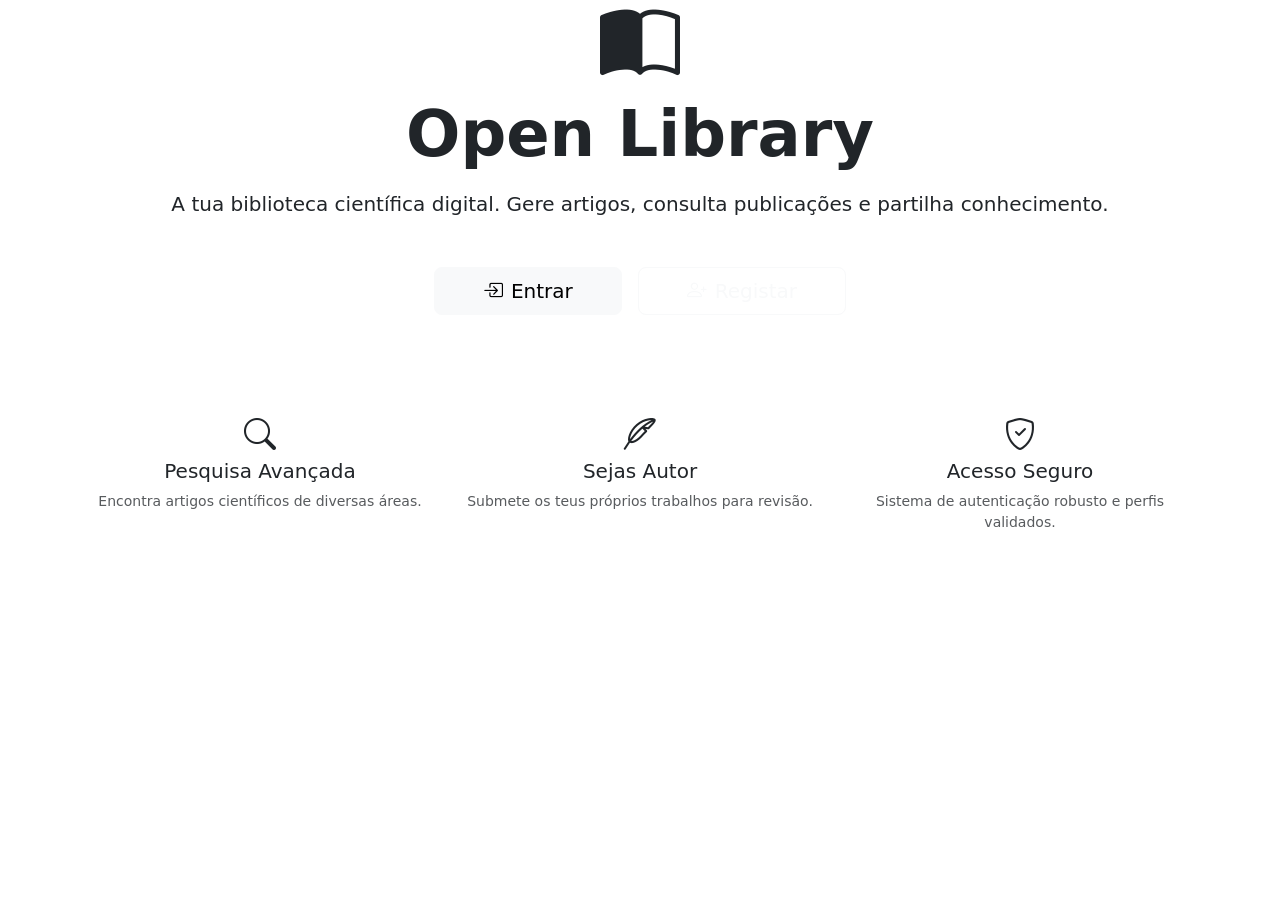
<file: Web/target/classes/templates/index.html>
<!DOCTYPE html>
<html xmlns:th="http://www.thymeleaf.org">
<head>
    <meta charset="UTF-8">
    <title>Open Library - Bem-vindo</title>

    <link href="https://cdn.jsdelivr.net/npm/bootstrap@5.3.0/dist/css/bootstrap.min.css" rel="stylesheet">
    <link rel="stylesheet" href="https://cdn.jsdelivr.net/npm/bootstrap-icons@1.10.0/font/bootstrap-icons.css">

    <link rel="stylesheet" th:href="@{/css/style.css}">
</head>
<body>

<section class="hero-section">
    <div class="container text-center">
        <i class="bi bi-book-half display-1 mb-4"></i>
        <h1 class="display-3 fw-bold mb-3">Open Library</h1>
        <p class="lead mb-5">A tua biblioteca científica digital. Gere artigos, consulta publicações e partilha conhecimento.</p>

        <div class="d-grid gap-3 d-sm-flex justify-content-sm-center">
            <a th:href="@{/login}" class="btn btn-light btn-lg btn-auth px-5">
                <i class="bi bi-box-arrow-in-right me-2"></i>Entrar
            </a>
            <a th:href="@{/register}" class="btn btn-outline-light btn-lg btn-auth px-5">
                <i class="bi bi-person-plus me-2"></i>Registar
            </a>
        </div>

        <div class="mt-5 pt-5 row">
            <div class="col-md-4 feature-box">
                <i class="bi bi-search fs-2 mb-2"></i>
                <h5>Pesquisa Avançada</h5>
                <p class="small opacity-75">Encontra artigos científicos de diversas áreas.</p>
            </div>
            <div class="col-md-4 feature-box">
                <i class="bi bi-feather fs-2 mb-2"></i>
                <h5>Sejas Autor</h5>
                <p class="small opacity-75">Submete os teus próprios trabalhos para revisão.</p>
            </div>
            <div class="col-md-4 feature-box">
                <i class="bi bi-shield-check fs-2 mb-2"></i>
                <h5>Acesso Seguro</h5>
                <p class="small opacity-75">Sistema de autenticação robusto e perfis validados.</p>
            </div>
        </div>
    </div>
</section>

</body>
</html>
</file>
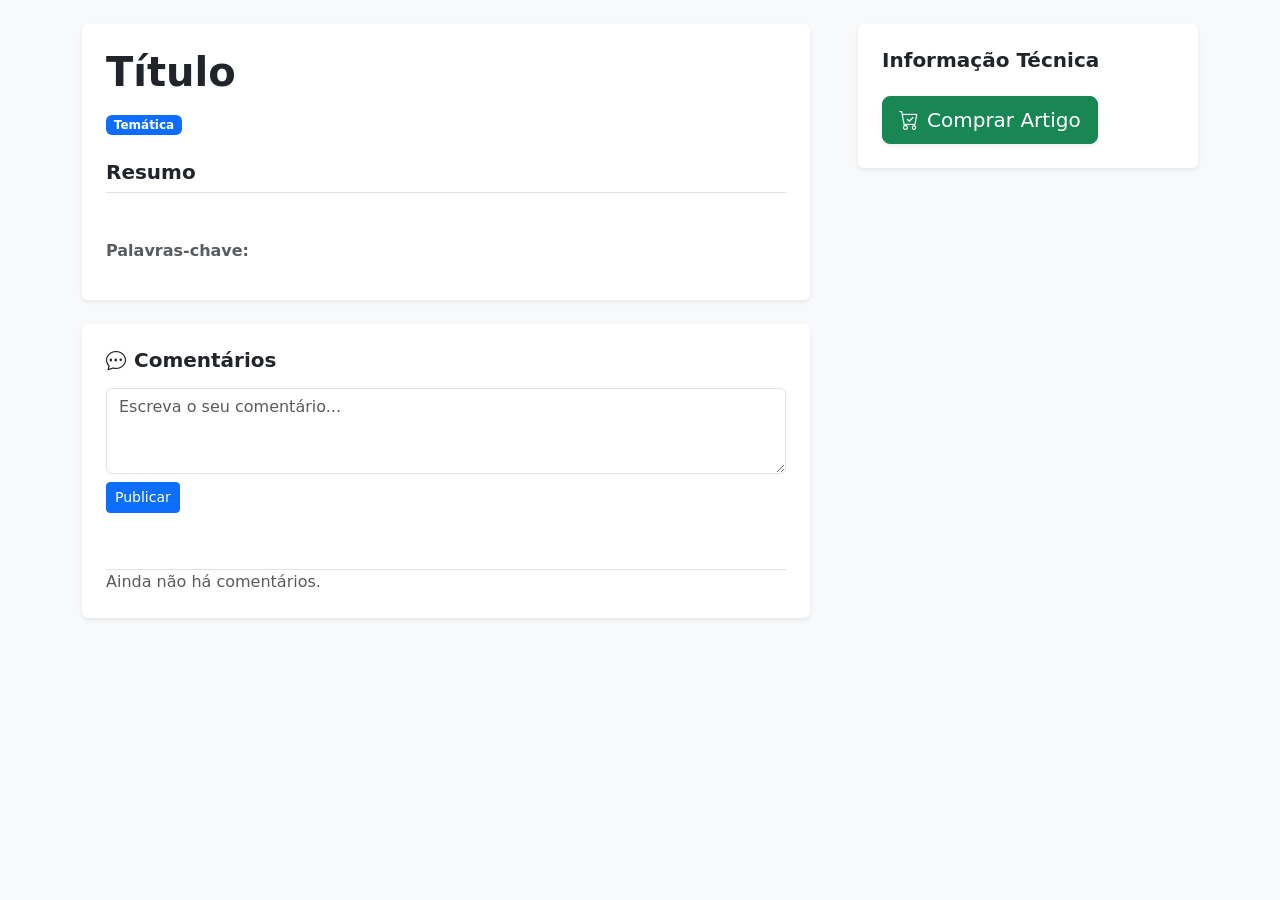
<file: Web/target/classes/templates/article_details.html>
<!DOCTYPE html>
<html xmlns:th="http://www.thymeleaf.org">
<head>
    <meta charset="UTF-8">
    <title th:text="${article.title}">Detalhes do Artigo</title>
    <link href="https://cdn.jsdelivr.net/npm/bootstrap@5.3.0/dist/css/bootstrap.min.css" rel="stylesheet">
    <link rel="stylesheet" href="https://cdn.jsdelivr.net/npm/bootstrap-icons@1.10.0/font/bootstrap-icons.css">
</head>
<body class="bg-light">

<div th:replace="~{fragments/navbar :: menu_superior}"></div>

<div class="container py-4">
    <div class="row g-5">
        <div class="col-lg-8">
            <div class="card border-0 shadow-sm p-4 mb-4">
                <h1 class="fw-bold mb-3" th:text="${article.title}">Título</h1>
                <div class="mb-4">
                    <span class="badge bg-primary me-2" th:each="thematic : ${article.thematics}" th:text="${thematic.description}">Temática</span>
                </div>
                <h5 class="fw-bold border-bottom pb-2">Resumo</h5>
                <p class="text-secondary" style="text-align: justify; line-height: 1.6;" th:text="${article.resume}"></p>
                <div class="mt-4">
                    <h6 class="fw-bold text-muted">Palavras-chave:</h6>
                    <p th:text="${article.keywords}"></p>
                </div>
            </div>

            <div class="card border-0 shadow-sm p-4">
                <h5 class="fw-bold mb-3"><i class="bi bi-chat-dots me-2"></i>Comentários</h5>

                <div th:if="${session.loggedUser != null and hasAccess}" class="mb-4">
                    <form th:action="@{/articles/details/{id}/comment(id=${article.idArticle})}" method="post">
                        <textarea name="content" class="form-control mb-2" rows="3" required placeholder="Escreva o seu comentário..."></textarea>
                        <button type="submit" class="btn btn-primary btn-sm">Publicar</button>
                    </form>
                </div>

                <div th:each="c : ${comments}" class="border-bottom py-2">
                    <strong th:text="${c.user.name}"></strong> <small class="text-muted" th:text="${#temporals.format(c.createdAt, 'dd/MM/yyyy HH:mm')}"></small>
                    <p th:text="${c.content}"></p>
                </div>
                <div th:if="${#lists.isEmpty(comments)}" class="text-muted">Ainda não há comentários.</div>
            </div>
        </div>

        <div class="col-lg-4">
            <div class="card border-0 shadow-sm p-4 sticky-top" style="top: 20px;">
                <h5 class="fw-bold mb-4">Informação Técnica</h5>
                <th:block th:if="${article.price > 0}">
                    <a th:href="@{/articles/buy/{id}(id=${article.idArticle})}" class="btn btn-success btn-lg shadow-sm">
                        <i class="bi bi-cart-check me-2"></i>Comprar Artigo
                    </a>
                </th:block>
            </div>
        </div>
    </div>
</div>
</body>
</html>
</file>
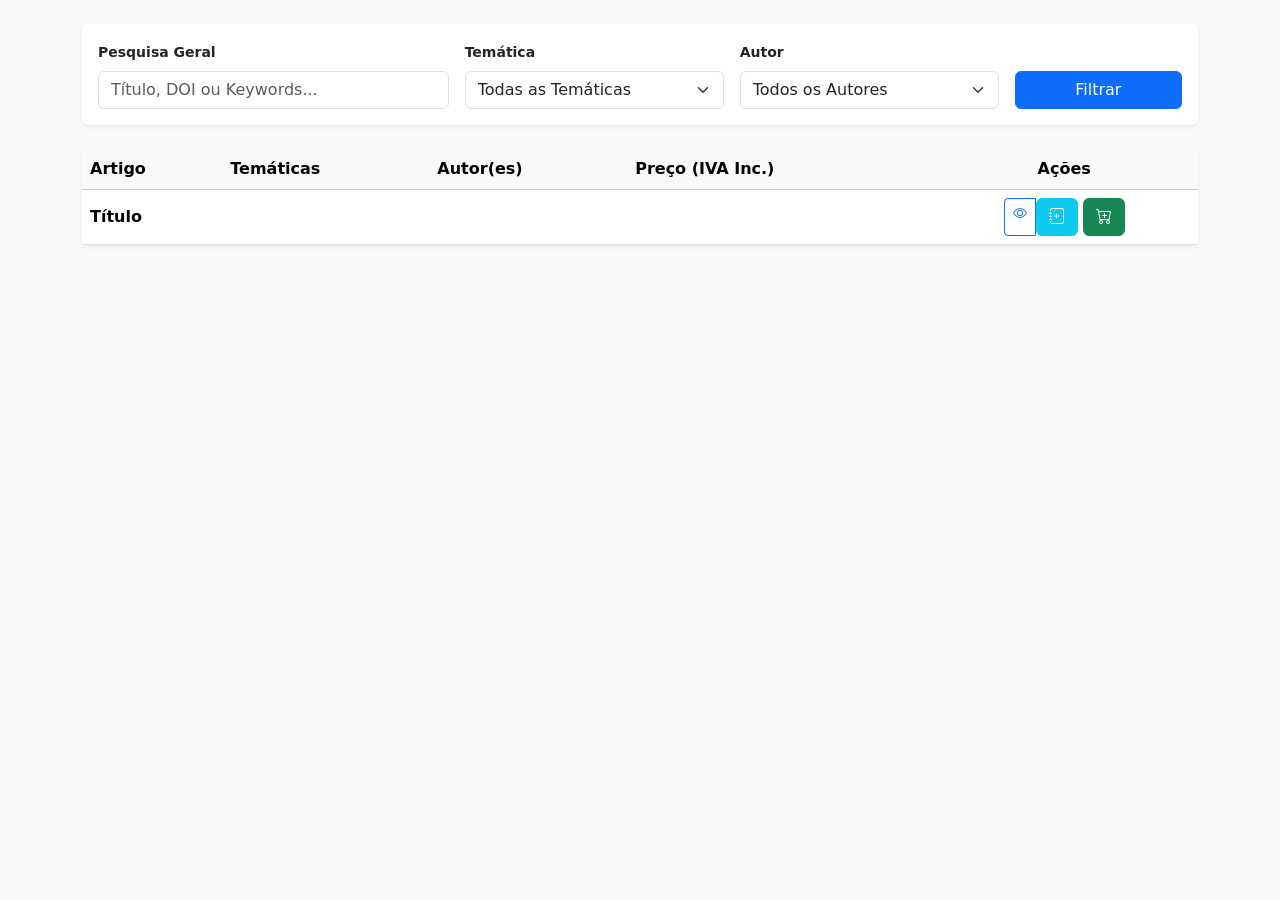
<file: Web/target/classes/templates/articles_search.html>
<!DOCTYPE html>
<html xmlns:th="http://www.thymeleaf.org">
<head>
    <meta charset="UTF-8">
    <title>Catálogo - Open Library</title>
    <link href="https://cdn.jsdelivr.net/npm/bootstrap@5.3.0/dist/css/bootstrap.min.css" rel="stylesheet">
    <link rel="stylesheet" href="https://cdn.jsdelivr.net/npm/bootstrap-icons@1.10.0/font/bootstrap-icons.css">
</head>
<body class="bg-light">

<div th:replace="~{fragments/navbar :: menu_superior}"></div>

<div class="container py-4">
    <div class="card border-0 shadow-sm mb-4">
        <div class="card-body">
            <form th:action="@{/articles/search}" method="get" class="row g-3">
                <div class="col-md-4">
                    <label class="form-label small fw-bold">Pesquisa Geral</label>
                    <input type="text" name="query" class="form-control" th:value="${lastQuery}" placeholder="Título, DOI ou Keywords...">
                </div>

                <div class="col-md-3">
                    <label class="form-label small fw-bold">Temática</label>
                    <select name="thematic" class="form-select">
                        <option value="">Todas as Temáticas</option>
                        <option th:each="t : ${allThematics}"
                                th:value="${t.idThematic}"
                                th:text="${t.description}"
                                th:selected="${t.idThematic == lastThematic}"></option>
                    </select>
                </div>

                <div class="col-md-3">
                    <label class="form-label small fw-bold">Autor</label>
                    <select name="author" class="form-select">
                        <option value="">Todos os Autores</option>
                        <option th:each="auth : ${allAuthors}"
                                th:value="${auth.user.idUser}"
                                th:text="${auth.user.name}"
                                th:selected="${auth.user.idUser == lastAuthor}"></option>
                    </select>
                </div>

                <div class="col-md-2 d-flex align-items-end">
                    <button type="submit" class="btn btn-primary w-100">Filtrar</button>
                </div>
            </form>
        </div>
    </div>

    <div class="card border-0 shadow-sm">
        <div class="table-responsive">
            <table class="table table-hover align-middle mb-0">
                <thead class="table-light">
                <tr>
                    <th>Artigo</th>
                    <th>Temáticas</th>
                    <th>Autor(es)</th>
                    <th>Preço (IVA Inc.)</th>
                    <th class="text-center">Ações</th>
                </tr>
                </thead>
                <tbody>
                <tr th:each="article : ${articles}">
                    <td>
                        <div class="fw-bold" th:text="${article.title}">Título</div>
                        <small class="text-muted" th:text="${article.doi}"></small>
                    </td>
                    <td>
                        <span th:each="t : ${article.thematics}"
                              class="badge bg-info text-dark me-1"
                              th:text="${t.description}"></span>
                    </td>
                    <td th:text="${article.displayAuthors}"></td>
                    <td class="fw-bold text-primary" th:text="${#numbers.formatCurrency(article.getFullPrice())}"></td>

                    <td class="text-center">
                        <div class="btn-group btn-group-sm">
                            <a th:href="@{/articles/details/{id}(id=${article.idArticle})}" class="btn btn-outline-primary" title="Ver Detalhes">
                                <i class="bi bi-eye"></i>
                            </a>

                            <th:block th:if="${session.loggedUser != null}">

                                <a th:if="${article.price == 0 or article.price == null}"
                                   th:href="@{/articles/acquire-free/{id}(id=${article.idArticle})}"
                                   class="btn btn-info text-white" title="Adicionar à minha Biblioteca">
                                    <i class="bi bi-journal-plus"></i>
                                </a>

                                <a th:if="${article.price > 0}"
                                   th:href="@{/articles/buy/{id}(id=${article.idArticle})}"
                                   class="btn btn-success" title="Comprar Artigo">
                                    <i class="bi bi-cart-plus"></i>
                                </a>

                            </th:block>
                        </div>
                    </td>
                </tr>
                </tbody>
            </table>
        </div>
    </div>
</div>

<script src="https://cdn.jsdelivr.net/npm/bootstrap@5.3.0/dist/js/bootstrap.bundle.min.js"></script>
</body>
</html>
</file>
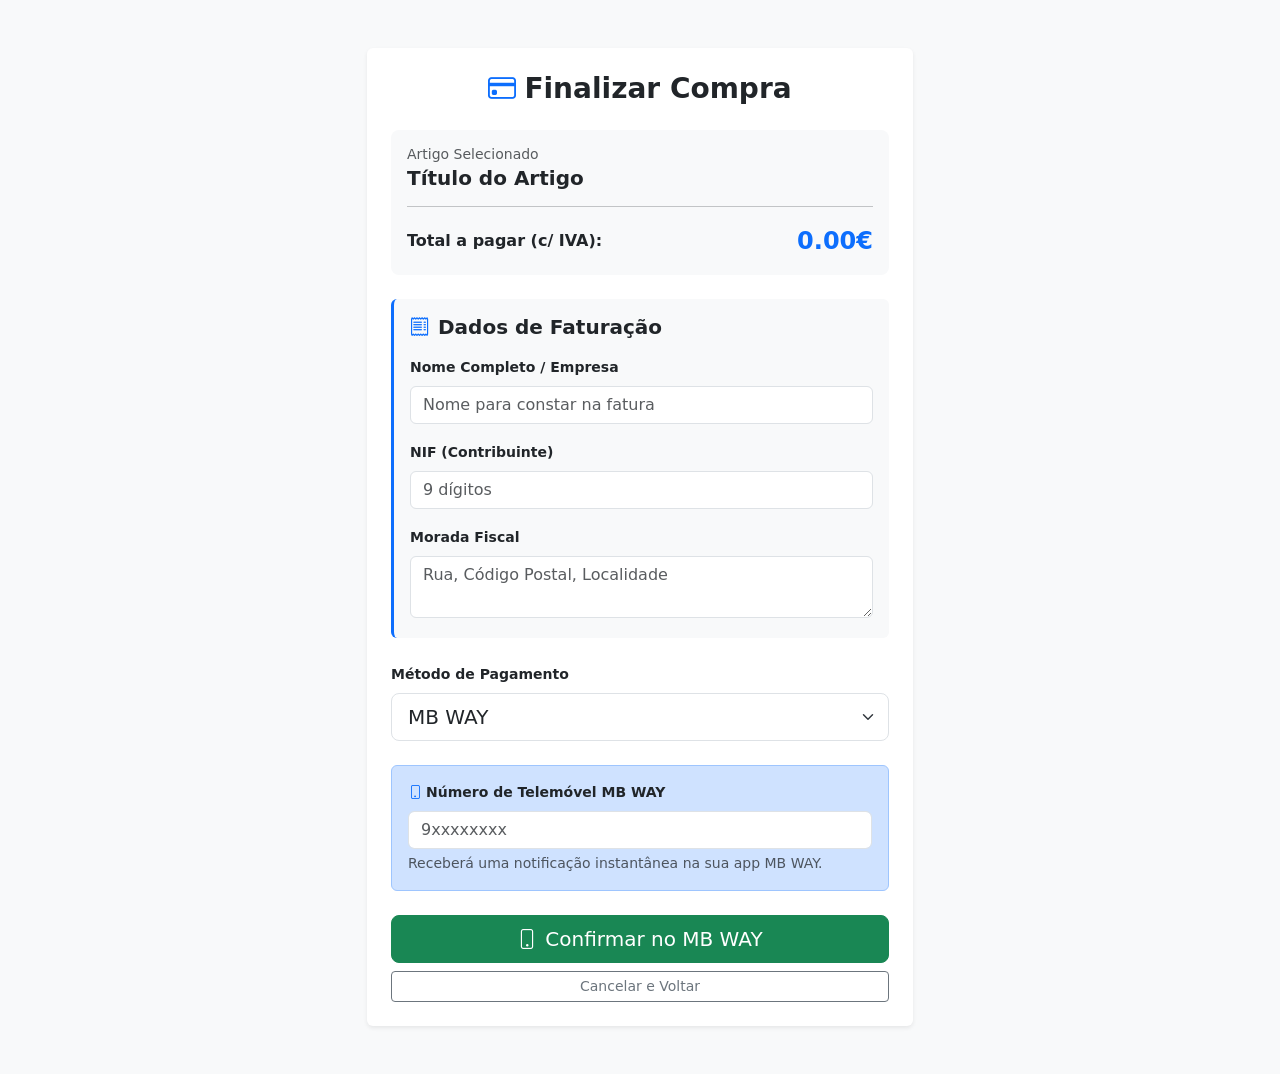
<file: Web/target/classes/templates/checkout.html>
<!DOCTYPE html>
<html xmlns:th="http://www.thymeleaf.org">
<head>
    <meta charset="UTF-8">
    <title>Checkout - Open Library</title>
    <link href="https://cdn.jsdelivr.net/npm/bootstrap@5.3.0/dist/css/bootstrap.min.css" rel="stylesheet">
    <link rel="stylesheet" href="https://cdn.jsdelivr.net/npm/bootstrap-icons@1.10.0/font/bootstrap-icons.css">
</head>
<body class="bg-light">

<div th:replace="~{fragments/navbar :: menu_superior}"></div>

<div class="container py-5">
    <div class="row justify-content-center">
        <div class="col-md-8 col-lg-6">
            <div class="card border-0 shadow-sm p-4">
                <h3 class="fw-bold mb-4 text-center"><i class="bi bi-credit-card me-2 text-primary"></i>Finalizar Compra</h3>

                <div class="p-3 bg-light rounded-3 mb-4">
                    <h6 class="text-muted small uppercase mb-1">Artigo Selecionado</h6>
                    <h5 class="fw-bold text-dark" th:text="${article.title}">Título do Artigo</h5>
                    <hr>
                    <div class="d-flex justify-content-between align-items-center">
                        <span class="fw-bold">Total a pagar (c/ IVA):</span>
                        <span class="fs-4 fw-bold text-primary" th:text="${#numbers.formatCurrency(article.getFullPrice())}">0.00€</span>
                    </div>
                </div>

                <form th:action="@{/articles/checkout/pay/{id}(id=${article.idArticle})}" method="post">

                    <div class="card border-0 bg-light p-3 mb-4 border-start border-primary border-3">
                        <h5 class="fw-bold text-dark mb-3"><i class="bi bi-receipt me-2 text-primary"></i>Dados de Faturação</h5>

                        <div class="mb-3">
                            <label class="form-label small fw-bold">Nome Completo / Empresa</label>
                            <input type="text" name="billingName" class="form-control bg-white" placeholder="Nome para constar na fatura" required>
                        </div>

                        <div class="mb-3">
                            <label class="form-label small fw-bold">NIF (Contribuinte)</label>
                            <input type="text" name="billingNif" class="form-control bg-white" placeholder="9 dígitos" maxlength="9" pattern="[0-9]{9}" required>
                        </div>

                        <div class="mb-1">
                            <label class="form-label small fw-bold">Morada Fiscal</label>
                            <textarea name="billingAddress" class="form-control bg-white" rows="2" placeholder="Rua, Código Postal, Localidade" required></textarea>
                        </div>
                    </div>
                    <div class="mb-4">
                        <label class="form-label small fw-bold">Método de Pagamento</label>
                        <select class="form-select form-select-lg" id="paymentMethod" name="method" onchange="togglePaymentFields()" required>
                            <option value="mbway" selected>MB WAY</option>
                            <option value="cc">Cartão de Crédito</option>
                            <option value="multibanco">Referência Multibanco</option>
                        </select>
                    </div>

                    <div id="fields-mbway" class="payment-group mb-4">
                        <div class="card border-primary-subtle bg-primary-subtle bg-opacity-10 p-3">
                            <label class="form-label small fw-bold"><i class="bi bi-phone me-1 text-primary"></i>Número de Telemóvel MB WAY</label>
                            <input type="tel" name="mbwayPhone" class="form-control" placeholder="9xxxxxxxx" pattern="9[1236][0-9]{7}" id="input-mbway">
                            <small class="text-muted mt-1 d-block">Receberá uma notificação instantânea na sua app MB WAY.</small>
                        </div>
                    </div>

                    <div id="fields-cc" class="payment-group mb-4 d-none">
                        <div class="card border-secondary-subtle p-3 bg-white">
                            <h6 class="fw-bold mb-3 text-secondary small"><i class="bi bi-credit-card-2-front me-1"></i>Dados do Cartão</h6>

                            <div class="mb-3">
                                <label class="form-label text-muted small">Nome do Titular</label>
                                <input type="text" name="ccName" class="form-control" placeholder="Como impresso no cartão" id="input-cc-name">
                            </div>

                            <div class="mb-3">
                                <label class="form-label text-muted small">Número do Cartão</label>
                                <input type="text" name="ccNumber" class="form-control" placeholder="0000 0000 0000 0000" maxlength="19" id="input-cc-num">
                            </div>

                            <div class="row">
                                <div class="col-7">
                                    <label class="form-label text-muted small">Validade</label>
                                    <input type="text" name="ccExpiry" class="form-control" placeholder="MM/AA" maxlength="5" id="input-cc-val">
                                </div>
                                <div class="col-5">
                                    <label class="form-label text-muted small">CVV</label>
                                    <input type="text" name="ccCvv" class="form-control" placeholder="3 dígitos" maxlength="3" id="input-cc-cvv">
                                </div>
                            </div>
                        </div>
                    </div>

                    <div id="fields-multibanco" class="payment-group mb-4 d-none">
                        <div class="card border-warning-subtle bg-warning-subtle bg-opacity-10 p-3 text-center">
                            <h6 class="fw-bold mb-3 text-warning-dark small"><i class="bi bi-bank me-1"></i>Dados para Pagamento à boca do Caixa / Homebanking</h6>

                            <div class="row g-2 justify-content-center mb-2">
                                <div class="col-4 text-end text-muted small">Entidade:</div>
                                <div class="col-6 text-start fw-bold">21898</div>
                            </div>
                            <div class="row g-2 justify-content-center mb-2">
                                <div class="col-4 text-end text-muted small">Referência:</div>
                                <div class="col-6 text-start fw-bold text-monospace"
                                     th:text="'541 ' + ${#numbers.formatInteger(article.idArticle * 137 + 100000, 6)}">541 000 000</div>
                            </div>
                            <div class="row g-2 justify-content-center">
                                <div class="col-4 text-end text-muted small">Montante:</div>
                                <div class="col-6 text-start fw-bold text-primary" th:text="${#numbers.formatCurrency(article.getFullPrice())}">0.00€</div>
                            </div>
                            <small class="text-muted d-block mt-3 border-top pt-2">O sistema validará a sua compra automaticamente após o pagamento da referência.</small>
                        </div>
                    </div>

                    <div class="d-grid gap-2 mt-4">
                        <button type="submit" class="btn btn-success btn-lg" id="btn-submit">
                            <i class="bi bi-shield-check me-2"></i>Confirmar e Pagar
                        </button>
                        <a th:href="@{/articles/details/{id}(id=${article.idArticle})}" class="btn btn-outline-secondary btn-sm">
                            Cancelar e Voltar
                        </a>
                    </div>
                </form>
            </div>
        </div>
    </div>
</div>

<script>
    function togglePaymentFields() {
        const method = document.getElementById("paymentMethod").value;

        document.querySelectorAll(".payment-group").forEach(el => el.classList.add("d-none"));

        setInputRequired("fields-mbway", false);
        setInputRequired("fields-cc", false);

        if (method === "mbway") {
            document.getElementById("fields-mbway").classList.remove("d-none");
            document.getElementById("input-mbway").required = true;
            document.getElementById("btn-submit").innerHTML = '<i class="bi bi-phone me-2"></i>Confirmar no MB WAY';
        } else if (method === "cc") {
            document.getElementById("fields-cc").classList.remove("d-none");
            document.getElementById("input-cc-name").required = true;
            document.getElementById("input-cc-num").required = true;
            document.getElementById("input-cc-val").required = true;
            document.getElementById("input-cc-cvv").required = true;
            document.getElementById("btn-submit").innerHTML = '<i class="bi bi-credit-card me-2"></i>Pagar com Cartão';
        } else if (method === "multibanco") {
            document.getElementById("fields-multibanco").classList.remove("d-none");
            document.getElementById("btn-submit").innerHTML = '<i class="bi bi-check-circle me-2"></i>Simular Pagamento da Referência';
        }
    }

    function setInputRequired(containerId, isRequired) {
        const inputs = document.getElementById(containerId).querySelectorAll("input");
        inputs.forEach(input => {
            input.required = isRequired;
            if(!isRequired) input.value = "";
        });
    }

    window.onload = togglePaymentFields;
</script>

<script src="https://cdn.jsdelivr.net/npm/bootstrap@5.3.0/dist/js/bootstrap.bundle.min.js"></script>
</body>
</html>
</file>
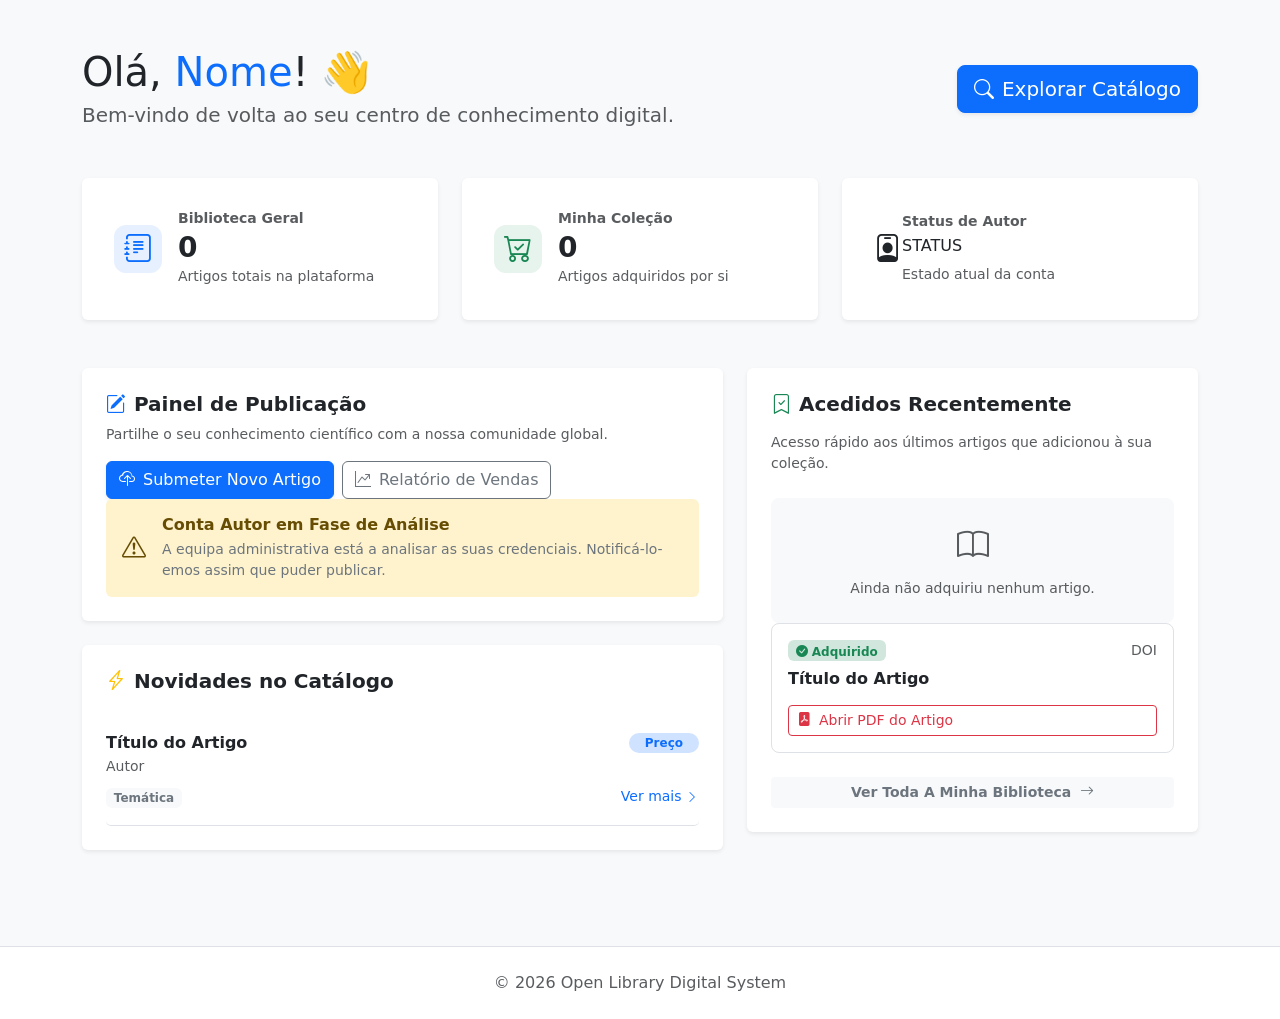
<file: Web/target/classes/templates/dashboard.html>
<!DOCTYPE html>
<html xmlns:th="http://www.thymeleaf.org">
<head>
    <meta charset="UTF-8">
    <title>Dashboard - Open Library</title>
    <link href="https://cdn.jsdelivr.net/npm/bootstrap@5.3.0/dist/css/bootstrap.min.css" rel="stylesheet">
    <link rel="stylesheet" href="https://cdn.jsdelivr.net/npm/bootstrap-icons@1.11.0/font/bootstrap-icons.css">
    <style>
        .icon-shape {
            width: 48px;
            height: 48px;
            display: inline-flex;
            align-items: center;
            justify-content: center;
            border-radius: 0.75rem;
        }
    </style>
</head>
<body class="bg-light">

<div th:replace="~{fragments/navbar :: menu_superior}"></div>

<div class="container py-5">

    <div class="row mb-5 align-items-center">
        <div class="col-md-8">
            <h1 class="fw-extrabold text-dark tracking-tight mb-1">
                Olá, <span class="text-primary" th:text="${session.loggedUser != null ? session.loggedUser.name : 'Utilizador'}">Nome</span>! 👋
            </h1>
            <p class="text-muted fs-5 mb-0">Bem-vindo de volta ao seu centro de conhecimento digital.</p>
        </div>
        <div class="col-md-4 text-md-end mt-3 mt-md-0" th:if="${session.userRole == 'READER'}">
            <a th:href="@{/articles/search}" class="btn btn-primary btn-lg shadow-sm">
                <i class="bi bi-search me-2"></i>Explorar Catálogo
            </a>
        </div>
    </div>

    <div class="row g-4 mb-5">
        <div class="col-md-4">
            <div class="card border-0 shadow-sm p-3 h-100">
                <div class="card-body d-flex align-items-center">
                    <div class="icon-shape bg-primary bg-opacity-10 text-primary me-3">
                        <i class="bi bi-journal-text fs-3"></i>
                    </div>
                    <div>
                        <h6 class="text-muted small mb-1 uppercase fw-bold tracking-wider">Biblioteca Geral</h6>
                        <h3 class="fw-bold mb-0 text-dark" th:text="${totalArticles}">0</h3>
                        <small class="text-muted">Artigos totais na plataforma</small>
                    </div>
                </div>
            </div>
        </div>

        <div class="col-md-4">
            <div class="card border-0 shadow-sm p-3 h-100">
                <div class="card-body d-flex align-items-center">
                    <div class="icon-shape bg-success bg-opacity-10 text-success me-3">
                        <i class="bi bi-cart-check fs-3"></i>
                    </div>
                    <div>
                        <h6 class="text-muted small mb-1 uppercase fw-bold tracking-wider">Minha Coleção</h6>
                        <h3 class="fw-bold mb-0 text-dark" th:text="${totalMyPurchases}">0</h3>
                        <small class="text-muted">Artigos adquiridos por si</small>
                    </div>
                </div>
            </div>
        </div>

        <div class="col-md-4" th:if="${session.userRole == 'AUTHOR'}">
            <div class="card border-0 shadow-sm p-3 h-100">
                <div class="card-body d-flex align-items-center">
                    <div th:class="${session.authorStatus == 1} ? 'icon-shape bg-warning bg-opacity-10 text-warning me-3' : 'icon-shape bg-danger bg-opacity-10 text-danger me-3'">
                        <i class="bi bi-person-badge fs-3"></i>
                    </div>
                    <div>
                        <h6 class="text-muted small mb-1 uppercase fw-bold tracking-wider">Status de Autor</h6>
                        <span th:class="${session.authorStatus == 1} ? 'badge bg-success-subtle text-success border border-success border-opacity-25 px-2.5 py-1 fs-6 fw-bold' : 'badge bg-warning-subtle text-warning border border-warning border-opacity-25 px-2.5 py-1 fs-6 fw-bold'"
                              th:text="${session.authorStatus == 1 ? 'ATIVO' : 'PENDENTE'}">STATUS</span>
                        <div class="mt-1"><small class="text-muted">Estado atual da conta</small></div>
                    </div>
                </div>
            </div>
        </div>
    </div>

    <div class="row g-4">

        <div class="col-lg-7">

            <div th:if="${session.userRole == 'AUTHOR'}" class="card border-0 shadow-sm p-4 mb-4">
                <div th:if="${session.authorStatus == 1}">
                    <h5 class="fw-bold text-dark mb-2"><i class="bi bi-pencil-square me-2 text-primary"></i>Painel de Publicação</h5>
                    <p class="text-muted small">Partilhe o seu conhecimento científico com a nossa comunidade global.</p>
                    <div class="d-flex gap-2 mt-3">
                        <a th:href="@{/articles/publish}" class="btn btn-primary shadow-sm"><i class="bi bi-cloud-upload me-2"></i>Submeter Novo Artigo</a>
                        <a th:href="@{/sales/reports}" class="btn btn-outline-secondary"><i class="bi bi-graph-up-arrow me-2"></i>Relatório de Vendas</a>
                    </div>
                </div>

                <div th:if="${session.authorStatus == 0}" class="alert alert-warning border-0 mb-0 d-flex align-items-center">
                    <i class="bi bi-exclamation-triangle fs-4 me-3"></i>
                    <div>
                        <h6 class="fw-bold mb-1">Conta Autor em Fase de Análise</h6>
                        <p class="mb-0 small text-secondary">A equipa administrativa está a analisar as suas credenciais. Notificá-lo-emos assim que puder publicar.</p>
                    </div>
                </div>
            </div>

            <div class="card border-0 shadow-sm p-4">
                <h5 class="fw-bold text-dark mb-4"><i class="bi bi-lightning-charge me-2 text-warning"></i>Novidades no Catálogo</h5>

                <div class="list-group list-group-flush">
                    <div th:each="art : ${latestArticles}" class="list-group-item px-0 py-3 border-0 border-bottom">
                        <div class="d-flex justify-content-between align-items-start">
                            <div>
                                <h6 class="fw-bold text-dark mb-1" th:text="${art.title}">Título do Artigo</h6>
                                <small class="text-muted d-block" th:text="${art.externalAuthor != null ? 'Por ' + art.externalAuthor : 'Artigo Científico'}">Autor</small>
                            </div>
                            <span class="badge bg-primary-subtle text-primary rounded-pill px-3"
                                  th:text="${art.price == 0 or art.price == null ? 'Grátis' : art.price + ' €'}">Preço</span>
                        </div>
                        <div class="mt-2 d-flex justify-content-between align-items-center">
                            <div>
                                <span th:each="them : ${art.thematics}" class="badge bg-light text-secondary me-1 text-xs" th:text="${them.description}">Temática</span>
                            </div>
                            <a th:href="@{/articles/details/{id}(id=${art.idArticle})}" class="btn btn-link btn-sm p-0 text-decoration-none">
                                Ver mais <i class="bi bi-chevron-right small"></i>
                            </a>
                        </div>
                    </div>
                </div>
            </div>
        </div>

        <div class="col-lg-5">
            <div class="card border-0 shadow-sm p-4">
                <h5 class="fw-bold text-dark mb-3"><i class="bi bi-bookmark-check me-2 text-success"></i>Acedidos Recentemente</h5>
                <p class="text-muted small mb-4">Acesso rápido aos últimos artigos que adicionou à sua coleção.</p>

                <div th:if="${#lists.isEmpty(recentPurchases)}" class="text-center py-4 bg-light rounded-3">
                    <i class="bi bi-book text-muted fs-2 d-block mb-2"></i>
                    <p class="text-muted small mb-0">Ainda não adquiriu nenhum artigo.</p>
                </div>

                <div class="d-flex flex-column gap-3" th:unless="${#lists.isEmpty(recentPurchases)}">
                    <div th:each="p : ${recentPurchases}" class="p-3 border rounded-3 bg-white hover-shadow transition-all">
                        <div class="d-flex justify-content-between align-items-center mb-2">
                            <span class="badge bg-success-subtle text-success small"><i class="bi bi-check-circle-fill me-1"></i>Adquirido</span>
                            <small class="text-muted text-monospace" th:text="${p.article != null ? p.article.doi : 'S/ DOI'}">DOI</small>
                        </div>
                        <h6 class="fw-bold text-dark text-truncate" th:text="${p.article != null ? p.article.title : 'Artigo Indisponível'}">Título do Artigo</h6>
                        <div class="d-grid mt-3">
                            <a th:href="@{/articles/view-pdf/{id}(id=${p.article != null ? p.article.idArticle : 0})}" class="btn btn-outline-danger btn-sm text-start" target="_blank">
                                <i class="bi bi-file-pdf-fill me-2"></i>Abrir PDF do Artigo
                            </a>
                        </div>
                    </div>
                </div>

                <div class="mt-4 text-center" th:unless="${#lists.isEmpty(recentPurchases)}">
                    <a th:href="@{/articles/my-library}" class="btn btn-light btn-sm w-100 text-secondary fw-bold">
                        Ver Toda A Minha Biblioteca <i class="bi bi-arrow-right ms-1"></i>
                    </a>
                </div>
            </div>
        </div>

    </div>
</div>

<footer class="mt-5 py-4 text-center text-muted border-top bg-white">
    <div class="container">
        &copy; 2026 Open Library Digital System
    </div>
</footer>

<script src="https://cdn.jsdelivr.net/npm/bootstrap@5.3.0/dist/js/bootstrap.bundle.min.js"></script>
</body>
</html>
</file>
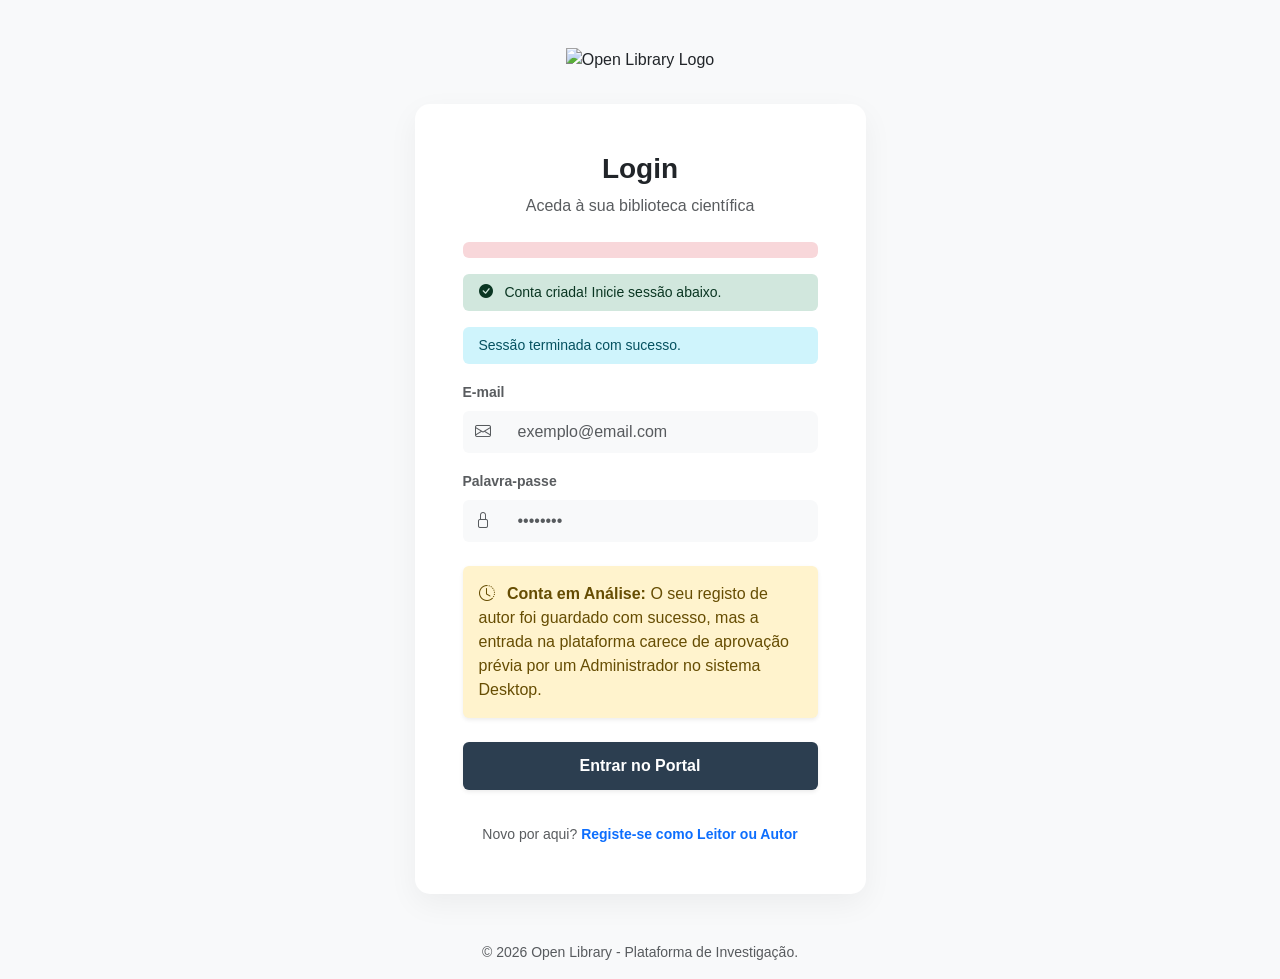
<file: Web/target/classes/templates/login-web.html>
<!DOCTYPE html>
<html xmlns:th="http://www.thymeleaf.org">
<head>
    <meta charset="UTF-8">
    <meta name="viewport" content="width=device-width, initial-scale=1.0">
    <title>Open Library - Login</title>
    <link href="https://cdn.jsdelivr.net/npm/bootstrap@5.3.0/dist/css/bootstrap.min.css" rel="stylesheet">
    <link rel="stylesheet" href="https://cdn.jsdelivr.net/npm/bootstrap-icons@1.10.0/font/bootstrap-icons.css">
    <style>
        body { background-color: #f8f9fa; font-family: 'Inter', sans-serif; }
        .login-card { border: none; border-radius: 15px; box-shadow: 0 10px 30px rgba(0,0,0,0.05); }
        .logo-main { max-width: 180px; margin-bottom: 2rem; transition: transform 0.3s; }
        .logo-main:hover { transform: scale(1.05); }
        .btn-primary-custom { background-color: #2c3e50; border: none; padding: 12px; font-weight: 600; transition: 0.3s; }
        .btn-primary-custom:hover { background-color: #34495e; transform: translateY(-2px); }
        .form-control:focus { box-shadow: none; border: 1px solid #3498db; }
    </style>
</head>
<body>

<div class="container mt-5">
    <div class="row justify-content-center">
        <div class="col-md-5 text-center">

            <a th:href="@{/}">
                <img th:src="@{/images/FullLogo_Transparent.png}" alt="Open Library Logo" class="logo-main">
            </a>

            <div class="card login-card text-start p-4 p-md-5">
                <h3 class="mb-2 fw-bold text-dark text-center">Login</h3>
                <p class="text-muted text-center mb-4">Aceda à sua biblioteca científica</p>

                <div th:if="${error}" class="alert alert-danger border-0 py-2 small" th:text="${error}"></div>

                <div th:if="${param.success}" class="alert alert-success border-0 py-2 small">
                    <i class="bi bi-check-circle-fill me-2"></i> Conta criada! Inicie sessão abaixo.
                </div>

                <div th:if="${param.logout}" class="alert alert-info border-0 py-2 small">
                    Sessão terminada com sucesso.
                </div>

                <form th:action="@{/login}" method="post">
                    <div class="mb-3">
                        <label class="form-label small fw-bold text-muted">E-mail</label>
                        <div class="input-group">
                            <span class="input-group-text bg-light border-0"><i class="bi bi-envelope text-muted"></i></span>
                            <input type="email" name="email" class="form-control form-control-lg bg-light border-0 fs-6"
                                   placeholder="exemplo@email.com" required autofocus>
                        </div>
                    </div>

                    <div class="mb-4">
                        <label class="form-label small fw-bold text-muted">Palavra-passe</label>
                        <div class="input-group">
                            <span class="input-group-text bg-light border-0"><i class="bi bi-lock text-muted"></i></span>
                            <input type="password" name="password" class="form-control form-control-lg bg-light border-0 fs-6"
                                   placeholder="••••••••" required>
                        </div>
                    </div>

                    <div th:if="${param.pending_approval}" class="alert alert-warning border-0 shadow-sm mb-4">
                        <i class="bi bi-clock-history me-2"></i>
                        <strong>Conta em Análise:</strong> O seu registo de autor foi guardado com sucesso, mas a entrada na plataforma carece de aprovação prévia por um Administrador no sistema Desktop.
                    </div>

                    <button type="submit" class="btn btn-primary-custom text-white w-100 mb-3 shadow-sm">
                        Entrar no Portal
                    </button>

                    <div class="text-center mt-3">
                        <span class="small text-muted">Novo por aqui?
                            <a th:href="@{/register}" class="text-primary fw-bold text-decoration-none">Registe-se como Leitor ou Autor</a>
                        </span>
                    </div>
                </form>
            </div>

            <p class="mt-5 text-muted small">
                &copy; 2026 Open Library - Plataforma de Investigação.
            </p>
        </div>
    </div>
</div>

<script src="https://cdn.jsdelivr.net/npm/bootstrap@5.3.0/dist/js/bootstrap.bundle.min.js"></script>
</body>
</html>
</file>
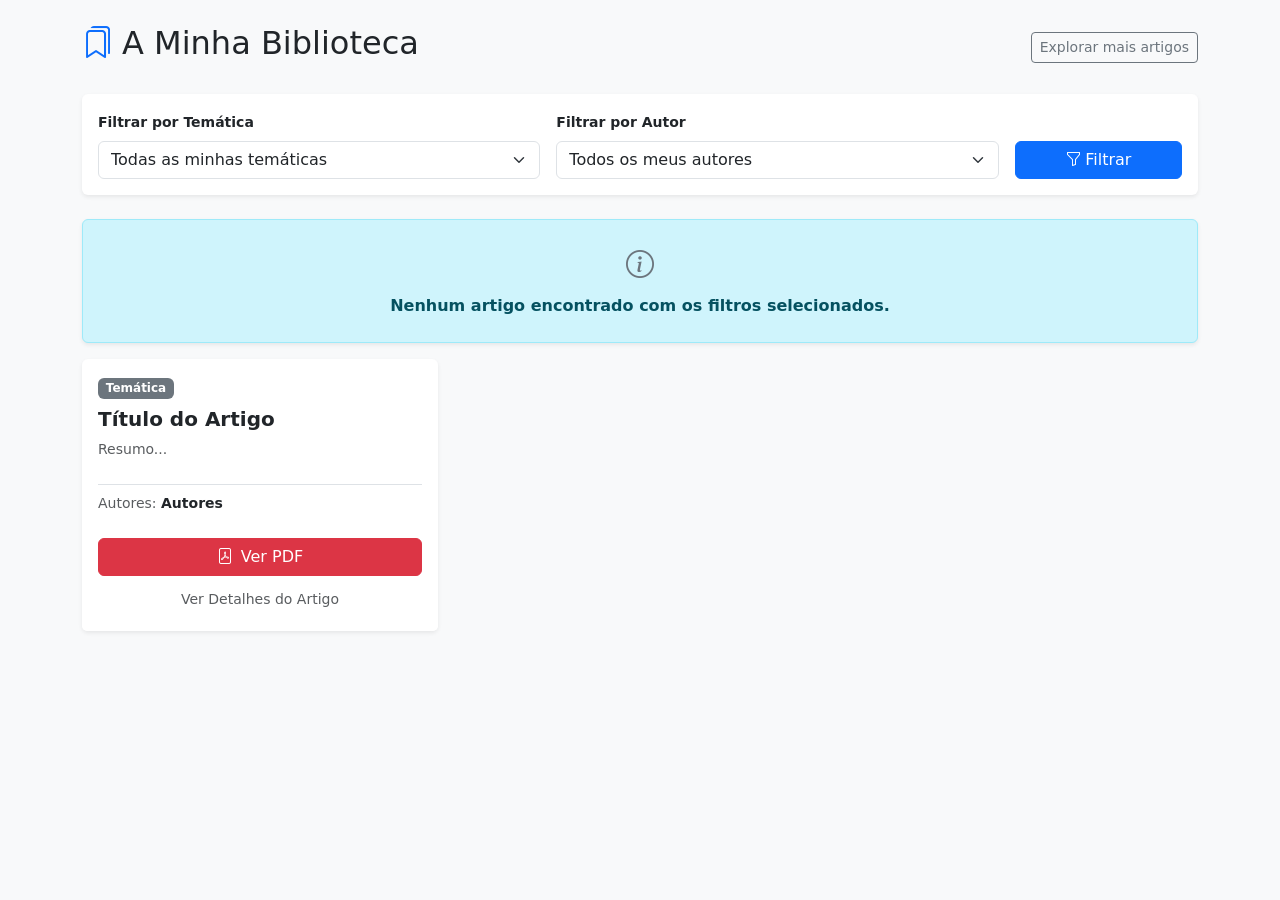
<file: Web/target/classes/templates/my_library.html>
<!DOCTYPE html>
<html xmlns:th="http://www.thymeleaf.org">
<head>
    <meta charset="UTF-8">
    <title>A Minha Biblioteca - Open Library</title>
    <link href="https://cdn.jsdelivr.net/npm/bootstrap@5.3.0/dist/css/bootstrap.min.css" rel="stylesheet">
    <link rel="stylesheet" href="https://cdn.jsdelivr.net/npm/bootstrap-icons@1.11.0/font/bootstrap-icons.css">
</head>
<body class="bg-light">

<div th:replace="~{fragments/navbar :: menu_superior}"></div>

<div class="container py-4">

    <div class="d-flex justify-content-between align-items-center mb-4">
        <h2><i class="bi bi-bookmarks me-2 text-primary"></i>A Minha Biblioteca</h2>
        <a th:href="@{/articles/search}" class="btn btn-outline-secondary btn-sm">Explorar mais artigos</a>
    </div>

    <div class="card border-0 shadow-sm mb-4">
        <div class="card-body">
            <form th:action="@{/articles/my-library}" method="get" class="row g-3">

                <div class="col-md-5">
                    <label class="form-label small fw-bold">Filtrar por Temática</label>
                    <select name="thematic" class="form-select">
                        <option value="">Todas as minhas temáticas</option>
                        <option th:each="t : ${allThematics}"
                                th:value="${t.idThematic}"
                                th:text="${t.description}"
                                th:selected="${t.idThematic == lastThematic}"></option>
                    </select>
                </div>

                <div class="col-md-5">
                    <label class="form-label small fw-bold">Filtrar por Autor</label>
                    <select name="author" class="form-select">
                        <option value="">Todos os meus autores</option>
                        <option th:each="auth : ${allAuthors}"
                                th:value="${auth.user.idUser}"
                                th:text="${auth.user.name}"
                                th:selected="${auth.user.idUser == lastAuthor}"></option>
                    </select>
                </div>

                <div class="col-md-2 d-flex align-items-end">
                    <button type="submit" class="btn btn-primary w-100"><i class="bi bi-funnel me-1"></i>Filtrar</button>
                </div>
            </form>
        </div>
    </div>
    <div th:if="${#lists.isEmpty(purchases)}" class="alert alert-info text-center shadow-sm py-4">
        <i class="bi bi-info-circle fs-3 d-block mb-2 text-secondary"></i>
        <p class="mb-0 fw-bold">Nenhum artigo encontrado com os filtros selecionados.</p>
    </div>

    <div class="row g-4" th:unless="${#lists.isEmpty(purchases)}">
        <div class="col-md-6 col-lg-4" th:each="p : ${purchases}">
            <div class="card h-100 border-0 shadow-sm">
                <div class="card-body d-flex flex-column">

                    <div class="mb-2">
                    <span th:each="t : ${p.article.thematics}"
                          class="badge bg-secondary me-1"
                          th:text="${t.description}">Temática</span>
                    </div>

                    <h5 class="card-title fw-bold text-dark" th:text="${p.article.title}">Título do Artigo</h5>
                    <p class="card-text text-muted small flex-grow-1" th:text="${p.article.resume}">Resumo...</p>

                    <div class="mt-2 pt-2 border-top">
                        <small class="text-muted d-block">Autores: <span class="fw-bold text-dark" th:text="${p.article.displayAuthors}">Autores</span></small>
                    </div>
                </div>

                <div class="card-footer bg-white border-0 d-grid gap-2 pb-3">
                    <a th:href="@{/articles/view-pdf/{id}(id=${p.article.idArticle})}"
                       class="btn btn-danger" target="_blank">
                        <i class="bi bi-file-pdf me-2"></i>Ver PDF
                    </a>
                    <a th:href="@{/articles/details/{id}(id=${p.article.idArticle})}"
                       class="btn btn-link btn-sm text-decoration-none text-muted">Ver Detalhes do Artigo</a>
                </div>
            </div>
        </div>
    </div>

</div>

<script src="https://cdn.jsdelivr.net/npm/bootstrap@5.3.0/dist/js/bootstrap.bundle.min.js"></script>
</body>
</html>
</file>
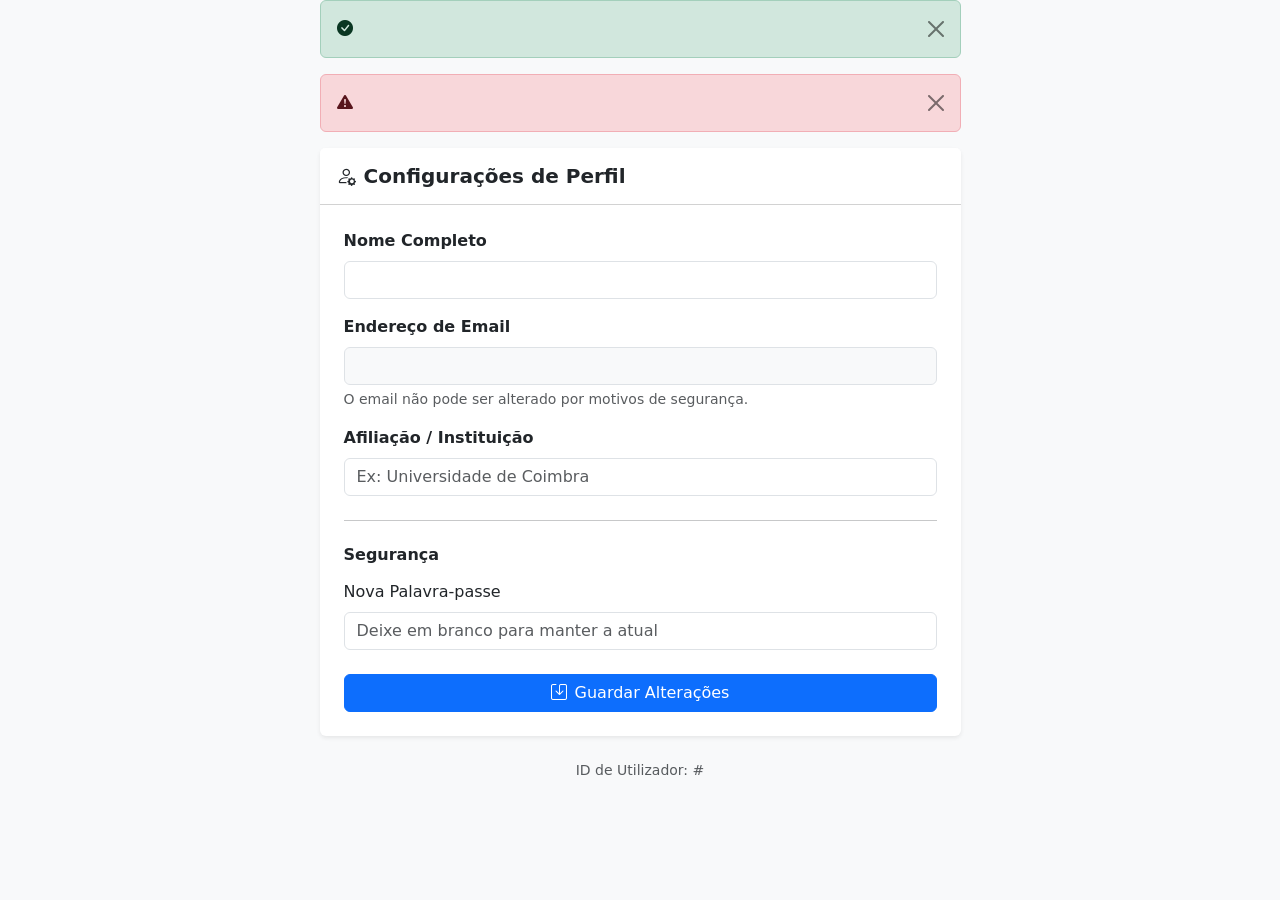
<file: Web/target/classes/templates/profile.html>
<!DOCTYPE html>
<html xmlns:th="http://www.thymeleaf.org">
<head>
    <meta charset="UTF-8">
    <title>Meu Perfil - Open Library</title>
    <link href="https://cdn.jsdelivr.net/npm/bootstrap@5.3.0/dist/css/bootstrap.min.css" rel="stylesheet">
    <link rel="stylesheet" href="https://cdn.jsdelivr.net/npm/bootstrap-icons@1.10.0/font/bootstrap-icons.css">
</head>
<body class="bg-light">

<div th:replace="~{fragments/navbar :: menu_superior}"></div>

<div class="container">
    <div class="row justify-content-center">
        <div class="col-md-7">

            <div th:if="${success}" class="alert alert-success alert-dismissible fade show" role="alert">
                <i class="bi bi-check-circle-fill me-2"></i> <span th:text="${success}"></span>
                <button type="button" class="btn-close" data-bs-dismiss="alert" aria-label="Close"></button>
            </div>

            <div th:if="${error}" class="alert alert-danger alert-dismissible fade show" role="alert">
                <i class="bi bi-exclamation-triangle-fill me-2"></i> <span th:text="${error}"></span>
                <button type="button" class="btn-close" data-bs-dismiss="alert" aria-label="Close"></button>
            </div>

            <div class="card shadow-sm border-0">
                <div class="card-header bg-white py-3">
                    <h5 class="mb-0 fw-bold"><i class="bi bi-person-gear me-2"></i>Configurações de Perfil</h5>
                </div>
                <div class="card-body p-4">
                    <form th:action="@{/profile/update}" method="post">

                        <div class="mb-3">
                            <label class="form-label fw-semibold">Nome Completo</label>
                            <input type="text" name="name" class="form-control" th:value="${user.name}" required>
                        </div>

                        <div class="mb-3">
                            <label class="form-label fw-semibold">Endereço de Email</label>
                            <input type="email" class="form-control bg-light" th:value="${user.email}" disabled>
                            <div class="form-text">O email não pode ser alterado por motivos de segurança.</div>
                        </div>

                        <div class="mb-3" th:if="${session.userRole == 'AUTHOR'}">
                            <label class="form-label fw-semibold">Afiliação / Instituição</label>
                            <input type="text" name="affiliation" class="form-control"
                                   th:value="${authorData != null ? authorData.affiliation : ''}"
                                   placeholder="Ex: Universidade de Coimbra">
                        </div>

                        <hr class="my-4">

                        <h6 class="fw-bold mb-3">Segurança</h6>
                        <div class="mb-3">
                            <label class="form-label">Nova Palavra-passe</label>
                            <input type="password" name="newPassword" class="form-control" placeholder="Deixe em branco para manter a atual">
                        </div>

                        <div class="d-grid gap-2 mt-4">
                            <button type="submit" class="btn btn-primary">
                                <i class="bi bi-save me-2"></i>Guardar Alterações
                            </button>
                        </div>

                    </form>
                </div>
            </div>

            <p class="text-center mt-4 text-muted small">ID de Utilizador: #<span th:text="${user.idUser}"></span></p>
        </div>
    </div>
</div>

<script src="https://cdn.jsdelivr.net/npm/bootstrap@5.3.0/dist/js/bootstrap.bundle.min.js"></script>
</body>
</html>
</file>
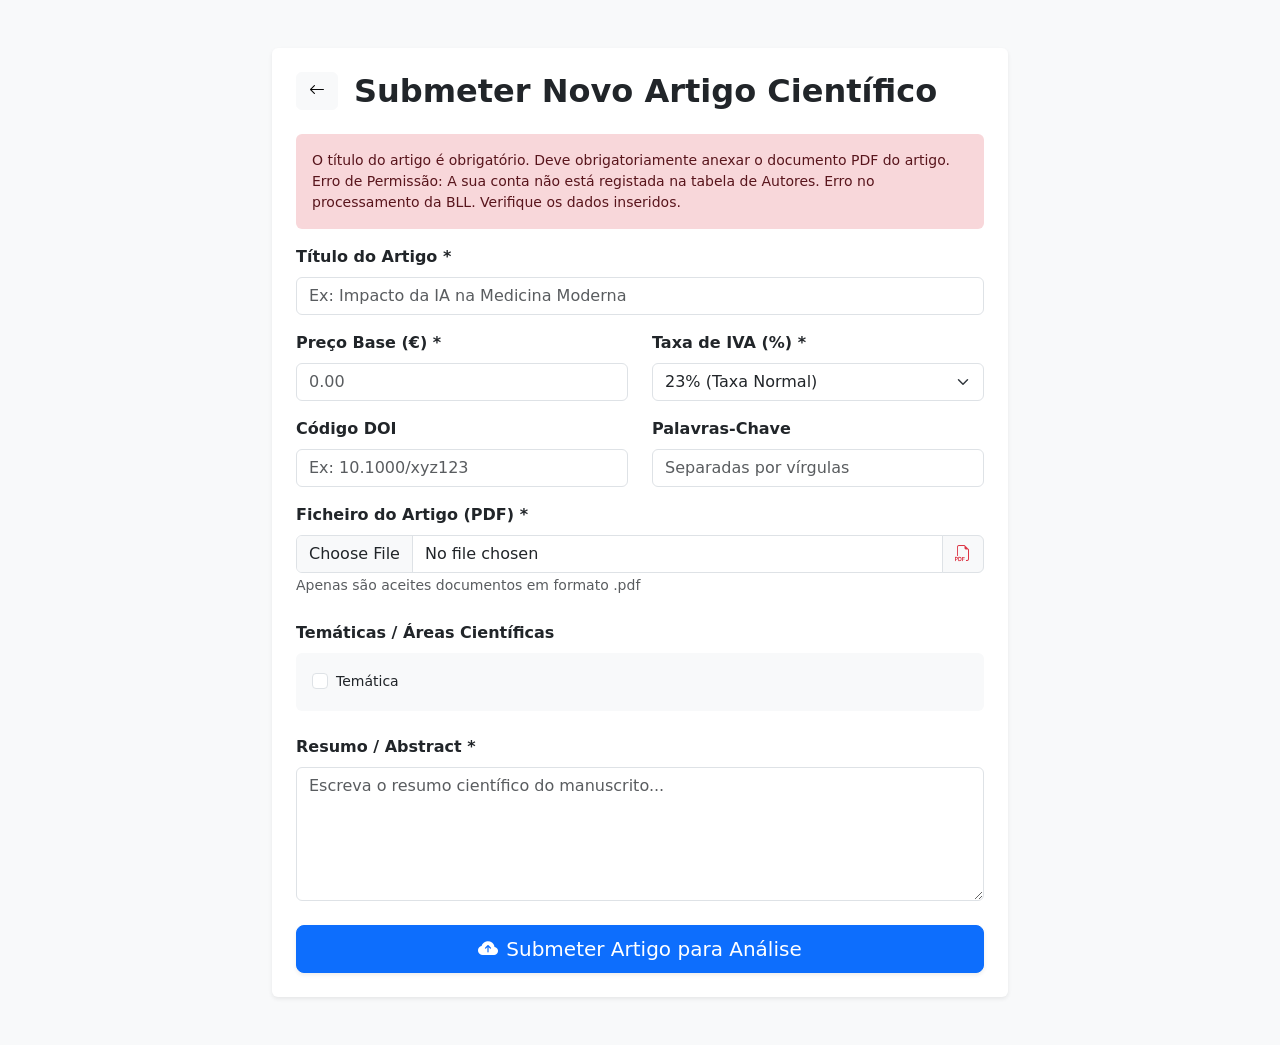
<file: Web/target/classes/templates/publish-article.html>
<!DOCTYPE html>
<html xmlns:th="http://www.thymeleaf.org">
<head>
    <meta charset="UTF-8">
    <title>Submeter Artigo - Open Library</title>
    <link href="https://cdn.jsdelivr.net/npm/bootstrap@5.3.0/dist/css/bootstrap.min.css" rel="stylesheet">
    <link rel="stylesheet" href="https://cdn.jsdelivr.net/npm/bootstrap-icons@1.11.0/font/bootstrap-icons.css">
</head>
<body class="bg-light">

<div th:replace="~{fragments/navbar :: menu_superior}"></div>

<div class="container py-5">
    <div class="row justify-content-center">
        <div class="col-lg-8">
            <div class="card border-0 shadow-sm p-4">

                <div class="d-flex align-items-center mb-4">
                    <a th:href="@{/dashboard}" class="btn btn-light me-3"><i class="bi bi-arrow-left"></i></a>
                    <h2 class="fw-bold mb-0 text-dark">Submeter Novo Artigo Científico</h2>
                </div>

                <div th:if="${param.error}" class="alert alert-danger border-0 small">
                    <span th:if="${param.error[0] == 'title_required'}">O título do artigo é obrigatório.</span>
                    <span th:if="${param.error[0] == 'file_required'}">Deve obrigatoriamente anexar o documento PDF do artigo.</span>
                    <span th:if="${param.error[0] == 'not_an_author'}">Erro de Permissão: A sua conta não está registada na tabela de Autores.</span>
                    <span th:if="${param.error[0] == 'failed_saving'}">Erro no processamento da BLL. Verifique os dados inseridos.</span>
                </div>

                <form th:action="@{/articles/publish}" th:object="${article}" method="POST" enctype="multipart/form-data">

                    <div class="mb-3">
                        <label for="title" class="form-label fw-bold">Título do Artigo *</label>
                        <input type="text" id="title" th:field="*{title}" class="form-control" placeholder="Ex: Impacto da IA na Medicina Moderna" required>
                    </div>

                    <div class="row">
                        <div class="col-md-6 mb-3">
                            <label for="price" class="form-label fw-bold">Preço Base (€) *</label>
                            <input type="number" step="0.01" id="price" th:field="*{price}" class="form-control" placeholder="0.00" required>
                        </div>

                        <div class="col-md-6 mb-3">
                            <label for="vatRate" class="form-label fw-bold">Taxa de IVA (%) *</label>
                            <select id="vatRate" th:field="*{vatRate}" class="form-select" required>
                                <option value="6">6% (Taxa Reduzida)</option>
                                <option value="13">13% (Taxa Intermédia)</option>
                                <option value="23" selected>23% (Taxa Normal)</option>
                            </select>
                        </div>
                    </div>

                    <div class="row">
                        <div class="col-md-6 mb-3">
                            <label for="doi" class="form-label fw-bold">Código DOI</label>
                            <input type="text" id="doi" th:field="*{doi}" class="form-control" placeholder="Ex: 10.1000/xyz123">
                        </div>

                        <div class="col-md-6 mb-3">
                            <label for="keywords" class="form-label fw-bold">Palavras-Chave</label>
                            <input type="text" id="keywords" th:field="*{keywords}" class="form-control" placeholder="Separadas por vírgulas">
                        </div>
                    </div>

                    <div class="mb-4">
                        <label for="pdfFile" class="form-label fw-bold">Ficheiro do Artigo (PDF) *</label>
                        <div class="input-group">
                            <input type="file" id="pdfFile" name="pdfFile" class="form-control" accept="application/pdf" required>
                            <label class="input-group-text" for="pdfFile"><i class="bi bi-filetype-pdf text-danger"></i></label>
                        </div>
                        <small class="text-muted text-xs">Apenas são aceites documentos em formato .pdf</small>
                    </div>

                    <div class="mb-4">
                        <label class="form-label fw-bold mb-2">Temáticas / Áreas Científicas</label>
                        <div class="card bg-light p-3 border-0" style="max-height: 180px; overflow-y: auto;">
                            <div class="row row-cols-1 row-cols-md-2 g-2">
                                <div class="col" th:each="thematic : ${allThematics}">
                                    <div class="form-check">
                                        <input class="form-check-input" type="checkbox"
                                               name="selectedThematics"
                                               th:value="${thematic.idThematic}"
                                               th:id="'them_' + ${thematic.idThematic}">
                                        <label class="form-check-label small text-dark"
                                               th:for="'them_' + ${thematic.idThematic}"
                                               th:text="${thematic.description}">
                                            Temática
                                        </label>
                                    </div>
                                </div>
                            </div>
                        </div>
                    </div>

                    <div class="mb-4">
                        <label for="resume" class="form-label fw-bold">Resumo / Abstract *</label>
                        <textarea id="resume" th:field="*{resume}" class="form-control" rows="5" placeholder="Escreva o resumo científico do manuscrito..." required></textarea>
                    </div>

                    <div class="d-grid gap-2">
                        <button type="submit" class="btn btn-primary btn-lg shadow-sm">
                            <i class="bi bi-cloud-arrow-up-fill me-2"></i>Submeter Artigo para Análise
                        </button>
                    </div>
                </form>

            </div>
        </div>
    </div>
</div>

<script src="https://cdn.jsdelivr.net/npm/bootstrap@5.3.0/dist/js/bootstrap.bundle.min.js"></script>
</body>
</html>
</file>
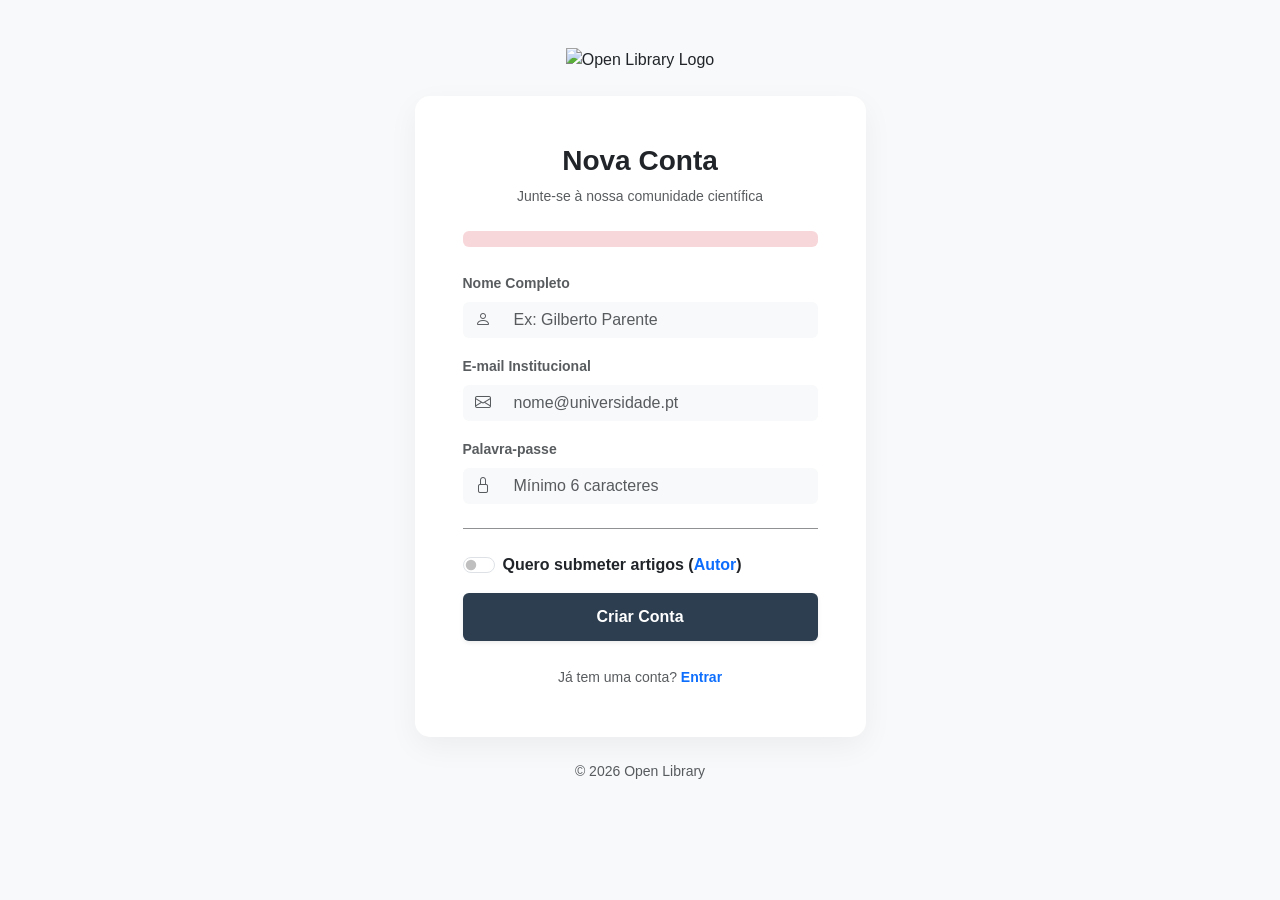
<file: Web/target/classes/templates/register.html>
<!DOCTYPE html>
<html xmlns:th="http://www.thymeleaf.org">
<head>
    <meta charset="UTF-8">
    <meta name="viewport" content="width=device-width, initial-scale=1.0">
    <title>Open Library - Criar Conta</title>
    <link href="https://cdn.jsdelivr.net/npm/bootstrap@5.3.0/dist/css/bootstrap.min.css" rel="stylesheet">
    <link rel="stylesheet" href="https://cdn.jsdelivr.net/npm/bootstrap-icons@1.10.0/font/bootstrap-icons.css">
    <style>
        body { background-color: #f8f9fa; font-family: 'Inter', sans-serif; }
        .register-card { border: none; border-radius: 15px; box-shadow: 0 10px 30px rgba(0,0,0,0.05); }
        .logo-main { max-width: 180px; margin-bottom: 1.5rem; transition: 0.3s; }
        /* Reutilizando o estilo do botão para consistência */
        .btn-primary-custom { background-color: #2c3e50; border: none; padding: 12px; font-weight: 600; transition: 0.3s; }
        .btn-primary-custom:hover { background-color: #34495e; transform: translateY(-2px); }
        .form-control:focus { box-shadow: none; border: 1px solid #3498db; }
        .author-box { border: 1px dashed #3498db; transition: 0.3s; }
    </style>
</head>
<body>

<div class="container py-5">
    <div class="row justify-content-center">
        <div class="col-md-6 col-lg-5 text-center">

            <a th:href="@{/login}">
                <img th:src="@{/images/FullLogo_Transparent.png}" alt="Open Library Logo" class="logo-main">
            </a>

            <div class="card register-card text-start p-4 p-md-5">
                <h3 class="mb-2 fw-bold text-dark text-center">Nova Conta</h3>
                <p class="text-muted text-center mb-4 small">Junte-se à nossa comunidade científica</p>

                <div th:if="${error}" class="alert alert-danger border-0 py-2 small mb-4" th:text="${error}"></div>

                <form th:action="@{/register}" th:object="${user}" method="post">

                    <div class="mb-3">
                        <label class="form-label small fw-bold text-muted">Nome Completo</label>
                        <div class="input-group">
                            <span class="input-group-text bg-light border-0"><i class="bi bi-person text-muted"></i></span>
                            <input type="text" th:field="*{name}" class="form-control bg-light border-0 fs-6"
                                   placeholder="Ex: Gilberto Parente" required>
                        </div>
                    </div>

                    <div class="mb-3">
                        <label class="form-label small fw-bold text-muted">E-mail Institucional</label>
                        <div class="input-group">
                            <span class="input-group-text bg-light border-0"><i class="bi bi-envelope text-muted"></i></span>
                            <input type="email" th:field="*{email}" class="form-control bg-light border-0 fs-6"
                                   placeholder="nome@universidade.pt" required>
                        </div>
                    </div>

                    <div class="mb-4">
                        <label class="form-label small fw-bold text-muted">Palavra-passe</label>
                        <div class="input-group">
                            <span class="input-group-text bg-light border-0"><i class="bi bi-lock text-muted"></i></span>
                            <input type="password" th:field="*{password}" class="form-control bg-light border-0 fs-6"
                                   placeholder="Mínimo 6 caracteres" required minlength="6">
                        </div>
                    </div>

                    <hr class="my-4 opacity-50">

                    <div class="form-check form-switch mb-3">
                        <input class="form-check-input" type="checkbox" name="isAuthor" id="isAuthorCheck" onchange="toggleAffiliation()" style="cursor: pointer;">
                        <label class="form-check-label fw-bold text-dark" for="isAuthorCheck" style="cursor: pointer;">
                            Quero submeter artigos (<span class="text-primary">Autor</span>)
                        </label>
                    </div>

                    <div class="mb-4 p-3 rounded-3 author-box" id="affiliationGroup" style="display: none; background-color: #f0f7ff;">
                        <label class="form-label small fw-bold text-primary">Afiliação / Instituição</label>
                        <input type="text" name="affiliation" id="affiliationInput" class="form-control border-0"
                               placeholder="Ex: Universidade do Minho">
                        <div class="form-text small mt-2">
                            <i class="bi bi-shield-check me-1"></i> Perfil sujeito a validação administrativa.
                        </div>
                    </div>

                    <button type="submit" class="btn btn-primary-custom text-white w-100 shadow-sm">
                        Criar Conta
                    </button>

                    <div class="text-center mt-4">
                        <span class="small text-muted">Já tem uma conta?
                            <a th:href="@{/login}" class="text-primary fw-bold text-decoration-none">Entrar</a>
                        </span>
                    </div>
                </form>
            </div>

            <p class="mt-4 text-muted small">&copy; 2026 Open Library</p>
        </div>
    </div>
</div>

<script>
    function toggleAffiliation() {
        const check = document.getElementById('isAuthorCheck');
        const group = document.getElementById('affiliationGroup');
        const input = document.getElementById('affiliationInput');

        if (check.checked) {
            group.style.display = 'block';
            input.setAttribute('required', 'required');
            input.focus();
        } else {
            group.style.display = 'none';
            input.removeAttribute('required');
            input.value = '';
        }
    }
</file>
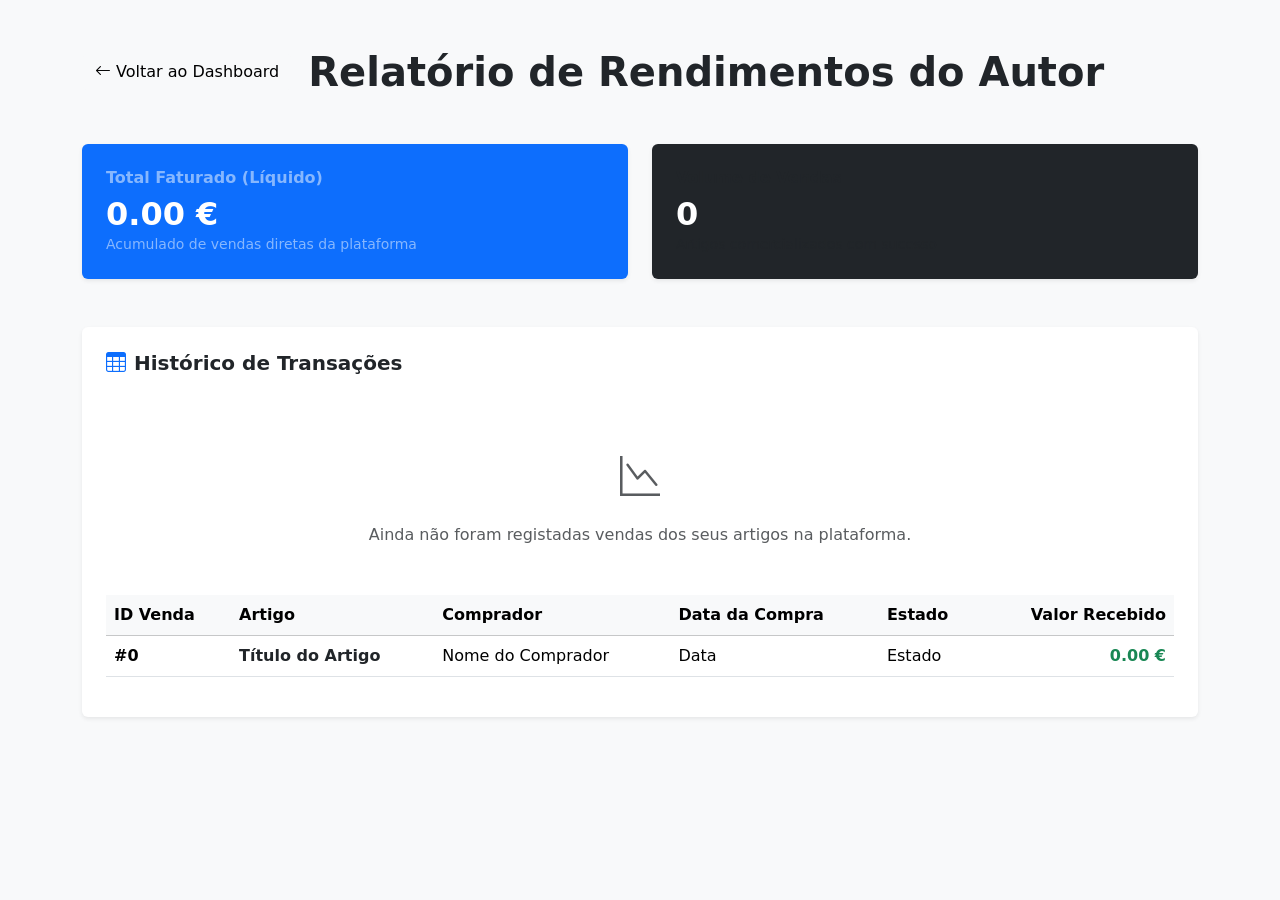
<file: Web/target/classes/templates/sales-report.html>
<!DOCTYPE html>
<html xmlns:th="http://www.thymeleaf.org">
<head>
    <meta charset="UTF-8">
    <title>Relatório de Vendas - Open Library</title>
    <link href="https://cdn.jsdelivr.net/npm/bootstrap@5.3.0/dist/css/bootstrap.min.css" rel="stylesheet">
    <link rel="stylesheet" href="https://cdn.jsdelivr.net/npm/bootstrap-icons@1.11.0/font/bootstrap-icons.css">
</head>
<body class="bg-light">

<div th:replace="~{fragments/navbar :: menu_superior}"></div>

<div class="container py-5">
    <div class="d-flex align-items-center mb-5">
        <a th:href="@{/dashboard}" class="btn btn-light me-3"><i class="bi bi-arrow-left"></i> Voltar ao Dashboard</a>
        <h1 class="fw-bold mb-0 text-dark">Relatório de Rendimentos do Autor</h1>
    </div>

    <div class="row g-4 mb-5">
        <div class="col-md-6">
            <div class="card border-0 shadow-sm p-4 bg-primary text-white">
                <h6 class="text-white-50 uppercase fw-bold tracking-wider mb-2">Total Faturado (Líquido)</h6>
                <h2 class="fw-bold mb-0" th:text="${totalRevenue} + ' €'">0.00 €</h2>
                <small class="text-white-50">Acumulado de vendas diretas da plataforma</small>
            </div>
        </div>
        <div class="col-md-6">
            <div class="card border-0 shadow-sm p-4 bg-dark text-white">
                <h6 class="text-muted uppercase fw-bold tracking-wider mb-2">Volume de Vendas</h6>
                <h2 class="fw-bold mb-0" th:text="${salesCount}">0</h2>
                <small class="text-muted">Artigos comercializados com sucesso</small>
            </div>
        </div>
    </div>

    <div class="card border-0 shadow-sm p-4">
        <h5 class="fw-bold text-dark mb-4"><i class="bi bi-table me-2 text-primary"></i>Histórico de Transações</h5>

        <div th:if="${#lists.isEmpty(sales)}" class="text-center py-5">
            <i class="bi bi-graph-down text-muted fs-1 d-block mb-3"></i>
            <p class="text-muted mb-0">Ainda não foram registadas vendas dos seus artigos na plataforma.</p>
        </div>

        <div class="table-responsive" th:unless="${#lists.isEmpty(sales)}">
            <table class="table table-hover align-middle">
                <thead class="table-light">
                <tr>
                    <th>ID Venda</th>
                    <th>Artigo</th>
                    <th>Comprador</th>
                    <th>Data da Compra</th>
                    <th>Estado</th>
                    <th class="text-end">Valor Recebido</th>
                </tr>
                </thead>
                <tbody>
                <tr th:each="s : ${sales}">
                    <td class="text-monospace fw-bold" th:text="'#' + ${s.idPurchase}">#0</td>
                    <td class="fw-semibold text-dark" th:text="${s.getArticleTitle()}">Título do Artigo</td>
                    <td th:text="${s.getUserName()}">Nome do Comprador</td>
                    <td th:text="${s.purchaseDate != null ? #temporals.format(s.purchaseDate, 'dd/MM/yyyy HH:mm') : 'Data Indisponível'}">Data</td>
                    <td>
                        <span th:class="${s.status == 'pago' ? 'badge bg-success' : 'badge bg-warning'}" th:text="${s.status.toUpperCase()}">Estado</span>
                    </td>
                    <td class="text-end fw-bold text-success" th:text="${s.amount} + ' €'">0.00 €</td>
                </tr>
                </tbody>
            </table>
        </div>
    </div>
</div>

<script src="https://cdn.jsdelivr.net/npm/bootstrap@5.3.0/dist/js/bootstrap.bundle.min.js"></script>
</body>
</html>
</file>
